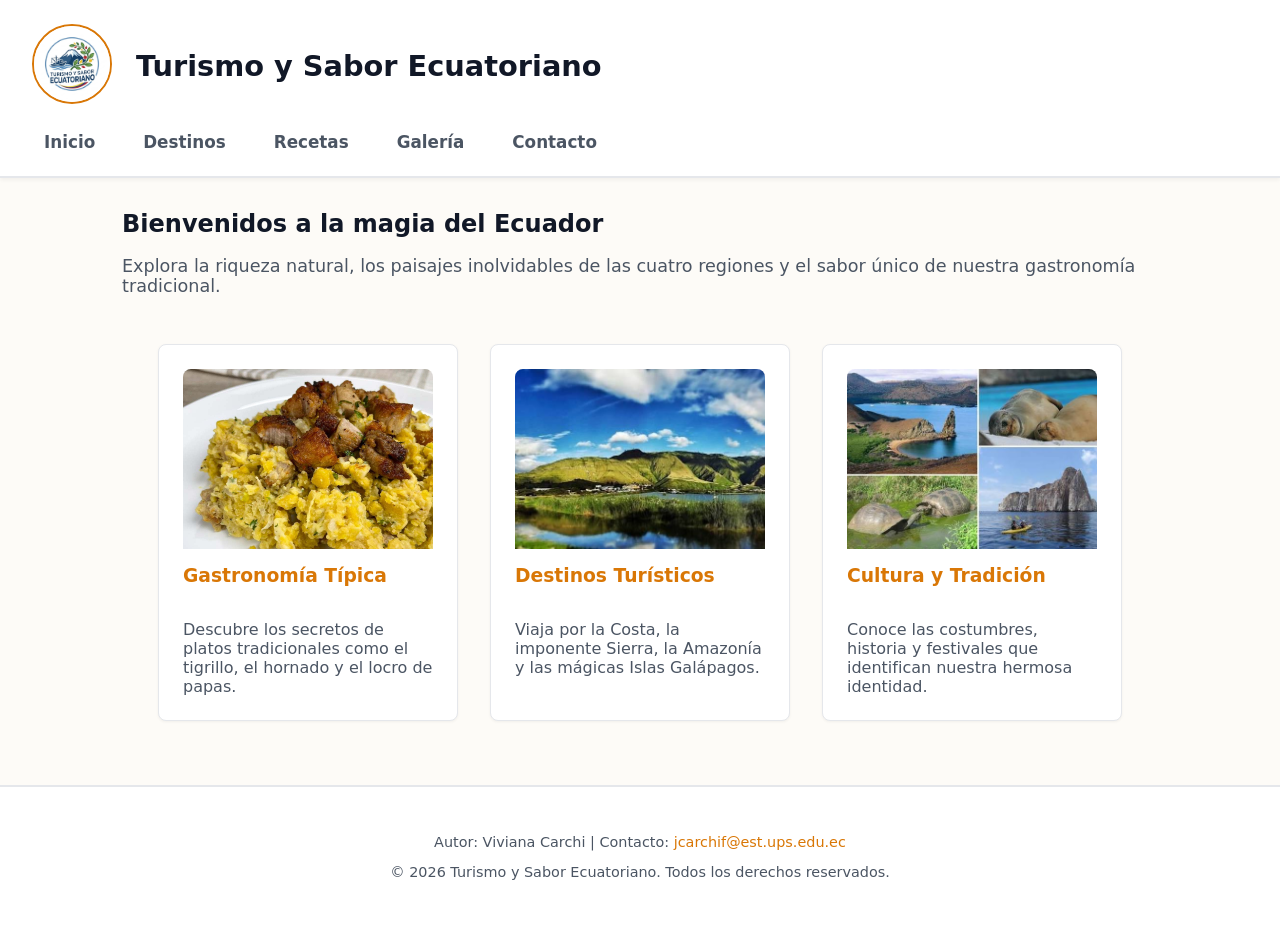
<file: index.html>
<!DOCTYPE html>
<html lang="es">

<head>
    <meta charset="UTF-8">
    <meta name="viewport" content="width=device-width, initial-scale=1.0">
    <title>Gastronomía y Turismo Ecuatoriano</title>
    <link rel="stylesheet" href="css/estilos.css">
</head>

<body>
    <header class="encabezado-principal">
        <div class="contenedor-header">
            <!-- la imagen funciona como enlace a la pagina de inicio-->
            <a href="index.html">
                <img src="img/logo.jpeg" alt="logo Turismo y Sabor Ecuador" class="logo">
            </a>
            <h1>Turismo y Sabor Ecuatoriano</h1>
        </div>
        
        <!-- Menu de navegacion-->
        <nav class="menu-navegacion">
            <ul>
                <li><a href="index.html">Inicio</a></li>
                <li><a href="destino.html">Destinos</a></li>
                <li><a href="recetas.html">Recetas</a></li>
                <li><a href="galeria.html">Galería</a></li>
                <li><a href="contacto.html">Contacto</a></li>
            </ul>
        </nav>
    </header>

    <!-- Contenido Principal -->
    <main class="contenedor-principal">
        <!-- Seccion de bienvenida -->
        <section class="seccion-bienvenida">
            <h2>Bienvenidos a la magia del Ecuador</h2>
            <p>Explora la riqueza natural, los paisajes inolvidables de las cuatro regiones y el sabor único de nuestra gastronomía tradicional.</p>
        </section>

        <!-- Seccion de tarjetas con Flexbox -->
        <section class="seccion-tarjetas">
            <div class="contenedor-tarjetas">
                
                <!-- Tarjeta 1: Gastronomia -->
                <article class="tarjeta">
                    <img src="img/tigrillo.jpg" alt="Gastronomía Típica" class="imagen-tarjeta">
                    <h3>Gastronomía Típica</h3>
                    <p>Descubre los secretos de platos tradicionales como el tigrillo, el hornado y el locro de papas.</p>
                </article>

                <!-- Tarjeta 2: Destinos -->
                <article class="tarjeta">
                    <img src="img/Sierra.jpg" alt="Destinos Turísticos" class="imagen-tarjeta">
                    <h3>Destinos Turísticos</h3>
                    <p>Viaja por la Costa, la imponente Sierra, la Amazonía y las mágicas Islas Galápagos.</p>
                </article>

                <!-- Tarjeta 3: Cultura -->
                <article class="tarjeta">
                    <img src="img/Galapagos.jpg" alt="Cultura y Tradición" class="imagen-tarjeta">
                    <h3>Cultura y Tradición</h3>
                    <p>Conoce las costumbres, historia y festivales que identifican nuestra hermosa identidad.</p>
                </article>

            </div>
        </section>
    </main>

    <footer class="pie-pagina">
        <p>Autor: Viviana Carchi | Contacto: <a href="mailto:jcarchif@est.ups.edu.ec">jcarchif@est.ups.edu.ec</a></p>
        <p>&copy; 2026 Turismo y Sabor Ecuatoriano. Todos los derechos reservados.</p>
    </footer>
</body>

</html>
</file>
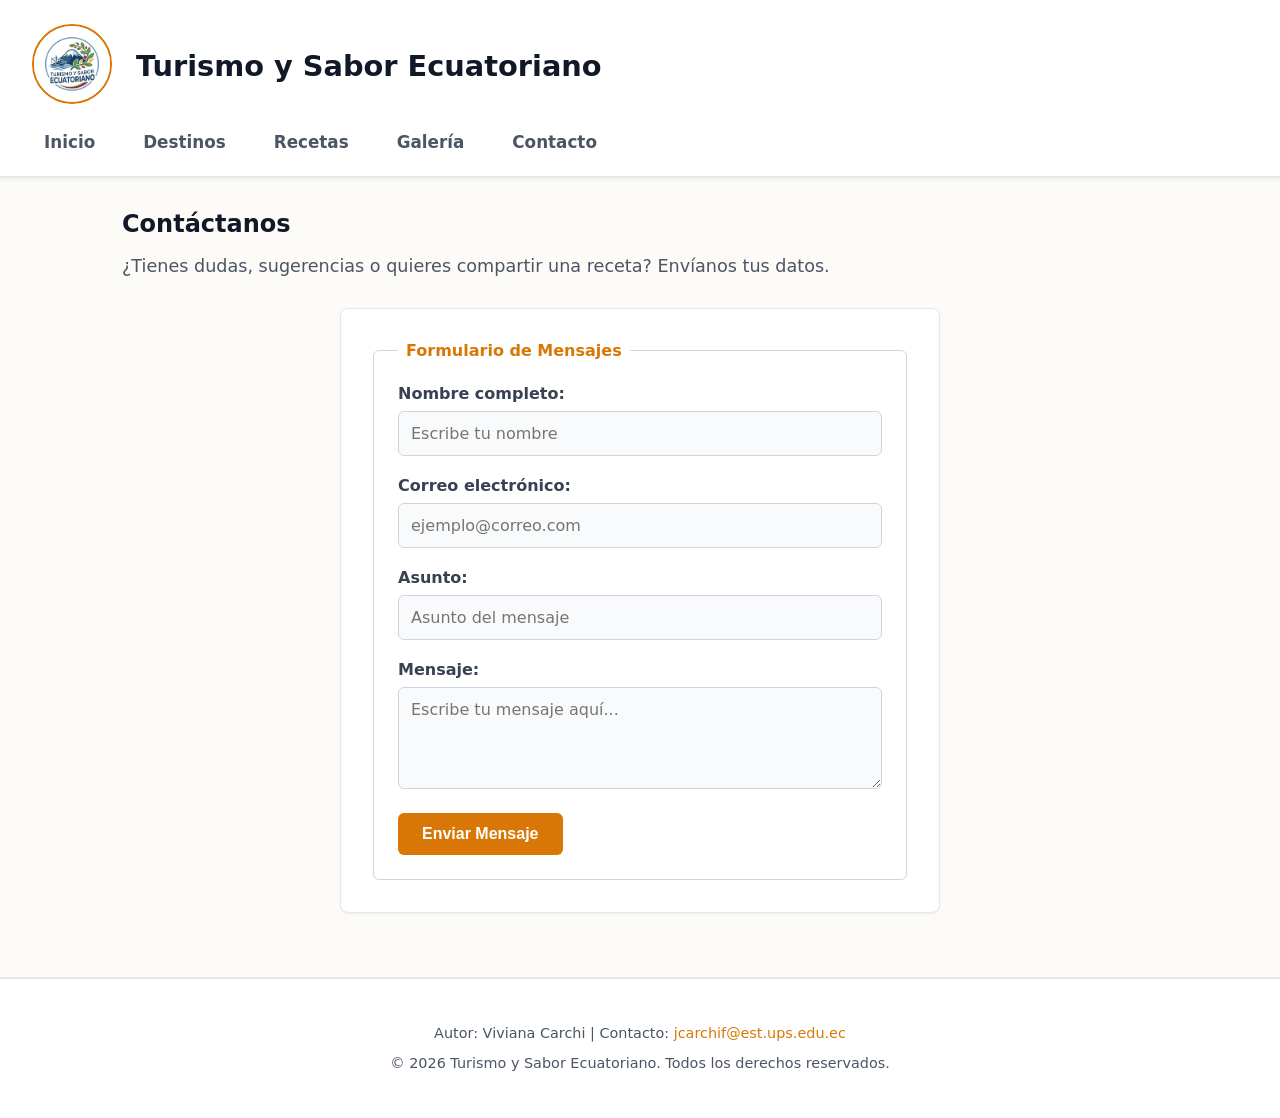
<file: contacto.html>
<!DOCTYPE html>
<html lang="es">

<head>
    <meta charset="UTF-8">
    <meta name="viewport" content="width=device-width, initial-scale=1.0">
    <title>Contacto - Turismo y Sabor Ecuatoriano</title>
    <link rel="stylesheet" href="css/estilos.css">
</head>

<body>
    <!-- Encabezado principal -->
    <header class="encabezado-principal">
        <div class="contenedor-header">
            <a href="index.html">
                <img src="img/logo.jpeg" alt="logo Turismo y Sabor Ecuador" class="logo">
            </a>
            <h1>Turismo y Sabor Ecuatoriano</h1>
        </div>
        
        <nav class="menu-navegacion">
            <ul>
                <li><a href="index.html">Inicio</a></li>
                <li><a href="destino.html">Destinos</a></li>
                <li><a href="recetas.html">Recetas</a></li>
                <li><a href="galeria.html">Galería</a></li>
                <li><a href="contacto.html">Contacto</a></li>
            </ul>
        </nav>
    </header>

    <!-- Contenido Principal con el Formulario -->
    <main class="contenedor-principal">
        <section class="seccion-bienvenida">
            <h2>Contáctanos</h2>
            <p>¿Tienes dudas, sugerencias o quieres compartir una receta? Envíanos tus datos.</p>
        </section>

        <!-- Formulario con metodo POST apuntando a "guardar.php" -->
        <form action="guardar.php" method="POST" class="formulario-contacto">
            <fieldset>
                <legend>Formulario de Mensajes</legend>

                <div class="grupo-input">
                    <label for="nombre">Nombre completo:</label>
                    <input type="text" id="nombre" name="nombre" required maxlength="100" placeholder="Escribe tu nombre">
                </div>

                <div class="grupo-input">
                    <label for="correo">Correo electrónico:</label>
                    <input type="email" id="correo" name="correo" required maxlength="150" placeholder="ejemplo@correo.com">
                </div>

                <div class="grupo-input">
                    <label for="asunto">Asunto:</label>
                    <input type="text" id="asunto" name="asunto" required maxlength="150" placeholder="Asunto del mensaje">
                </div>

                <div class="grupo-input">
                    <label for="mensaje">Mensaje:</label>
                    <textarea id="mensaje" name="mensaje" rows="4" required maxlength="2000" placeholder="Escribe tu mensaje aquí..."></textarea>
                </div>

                <button type="submit" class="boton-enviar">Enviar Mensaje</button>
            </fieldset>
        </form>
    </main>

    <!-- Pie de pagina-->
    <footer class="pie-pagina">
        <p>Autor: Viviana Carchi | Contacto: <a href="mailto:jcarchif@est.ups.edu.ec">jcarchif@est.ups.edu.ec</a></p>
        <p>&copy; 2026 Turismo y Sabor Ecuatoriano. Todos los derechos reservados.</p>
    </footer>
</body>

</html>
</file>
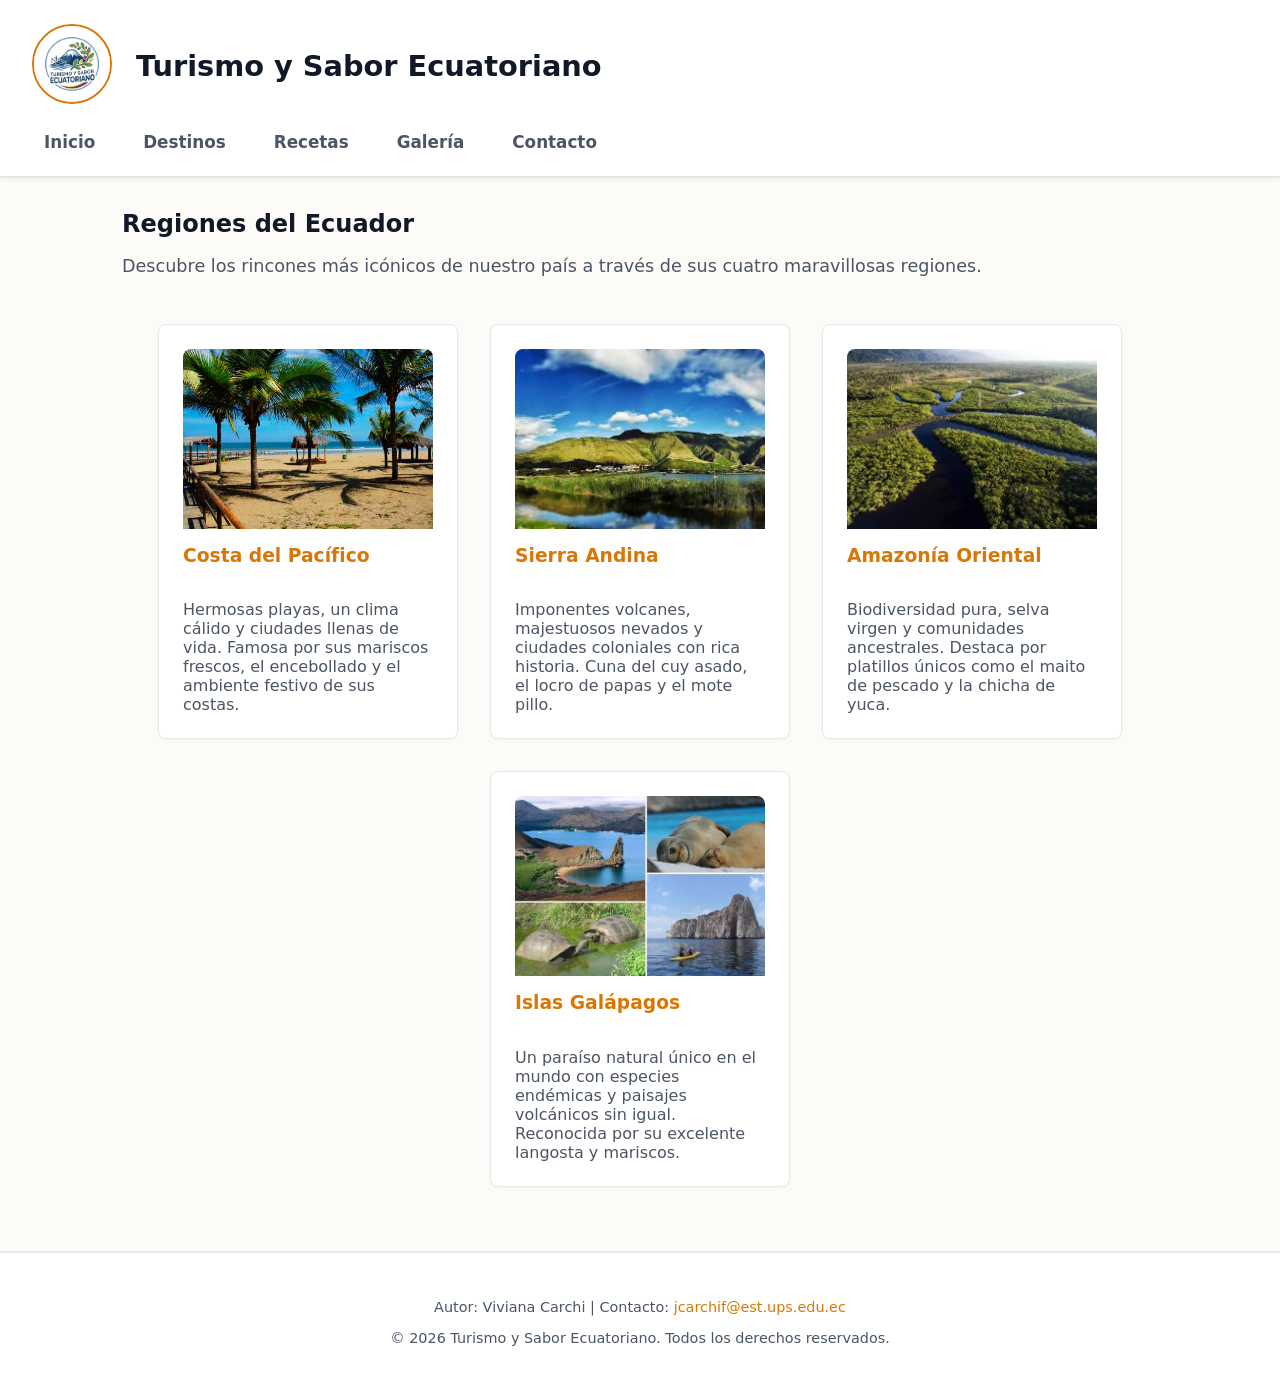
<file: destino.html>
<!DOCTYPE html>
<html lang="es">

<head>
    <meta charset="UTF-8">
    <meta name="viewport" content="width=device-width, initial-scale=1.0">
    <title>Destinos - Turismo y Sabor Ecuatoriano</title>
    <link rel="stylesheet" href="css/estilos.css">
</head>

<body>
    <!-- Encabezado reutilizando de las clases principales -->
    <header class="encabezado-principal">
        <div class="contenedor-header">
            <a href="index.html">
                <img src="img/logo.jpeg" alt="logo Turismo y Sabor Ecuador" class="logo">
            </a>
            <h1>Turismo y Sabor Ecuatoriano</h1>
        </div>
        
        <nav class="menu-navegacion">
            <ul>
                <li><a href="index.html">Inicio</a></li>
                <li><a href="destino.html">Destinos</a></li>
                <li><a href="recetas.html">Recetas</a></li>
                <li><a href="galeria.html">Galería</a></li>
                <li><a href="contacto.html">Contacto</a></li>
            </ul>
        </nav>
    </header>

    <!-- Secciones de las 4 Regiones -->
    <main class="contenedor-principal">
        <section class="seccion-bienvenida">
            <h2>Regiones del Ecuador</h2>
            <p>Descubre los rincones más icónicos de nuestro país a través de sus cuatro maravillosas regiones.</p>
        </section>

        <section class="seccion-tarjetas">
            <div class="contenedor-tarjetas">
                
                <!-- Region Costa -->
                <article class="tarjeta">
                    <img src="img/costa.gif" alt="Costa del Pacífico" class="imagen-tarjeta">
                    <h3>Costa del Pacífico</h3>
                    <p>Hermosas playas, un clima cálido y ciudades llenas de vida. Famosa por sus mariscos frescos, el encebollado y el ambiente festivo de sus costas.</p>
                </article>

                <!-- Region Sierra -->
                <article class="tarjeta">
                    <img src="img/Sierra.jpg" alt="Sierra Andina" class="imagen-tarjeta">
                    <h3>Sierra Andina</h3>
                    <p>Imponentes volcanes, majestuosos nevados y ciudades coloniales con rica historia. Cuna del cuy asado, el locro de papas y el mote pillo.</p>
                </article>

                <!-- Region Amazonia -->
                <article class="tarjeta">
                    <img src="img/Amazonia.jpg" alt="Amazonía Oriental" class="imagen-tarjeta">
                    <h3>Amazonía Oriental</h3>
                    <p>Biodiversidad pura, selva virgen y comunidades ancestrales. Destaca por platillos únicos como el maito de pescado y la chicha de yuca.</p>
                </article>

                <!-- Region Galapagos -->
                <article class="tarjeta">
                    <img src="img/Galapagos.jpg" alt="Islas Galápagos" class="imagen-tarjeta">
                    <h3>Islas Galápagos</h3>
                    <p>Un paraíso natural único en el mundo con especies endémicas y paisajes volcánicos sin igual. Reconocida por su excelente langosta y mariscos.</p>
                </article>

            </div>
        </section>
    </main>

    <!-- Pie de pagina -->
    <footer class="pie-pagina">
        <p>Autor: Viviana Carchi | Contacto: <a href="mailto:jcarchif@est.ups.edu.ec">jcarchif@est.ups.edu.ec</a></p>
        <p>&copy; 2026 Turismo y Sabor Ecuatoriano. Todos los derechos reservados.</p>
    </footer>
</body>

</html>
</file>
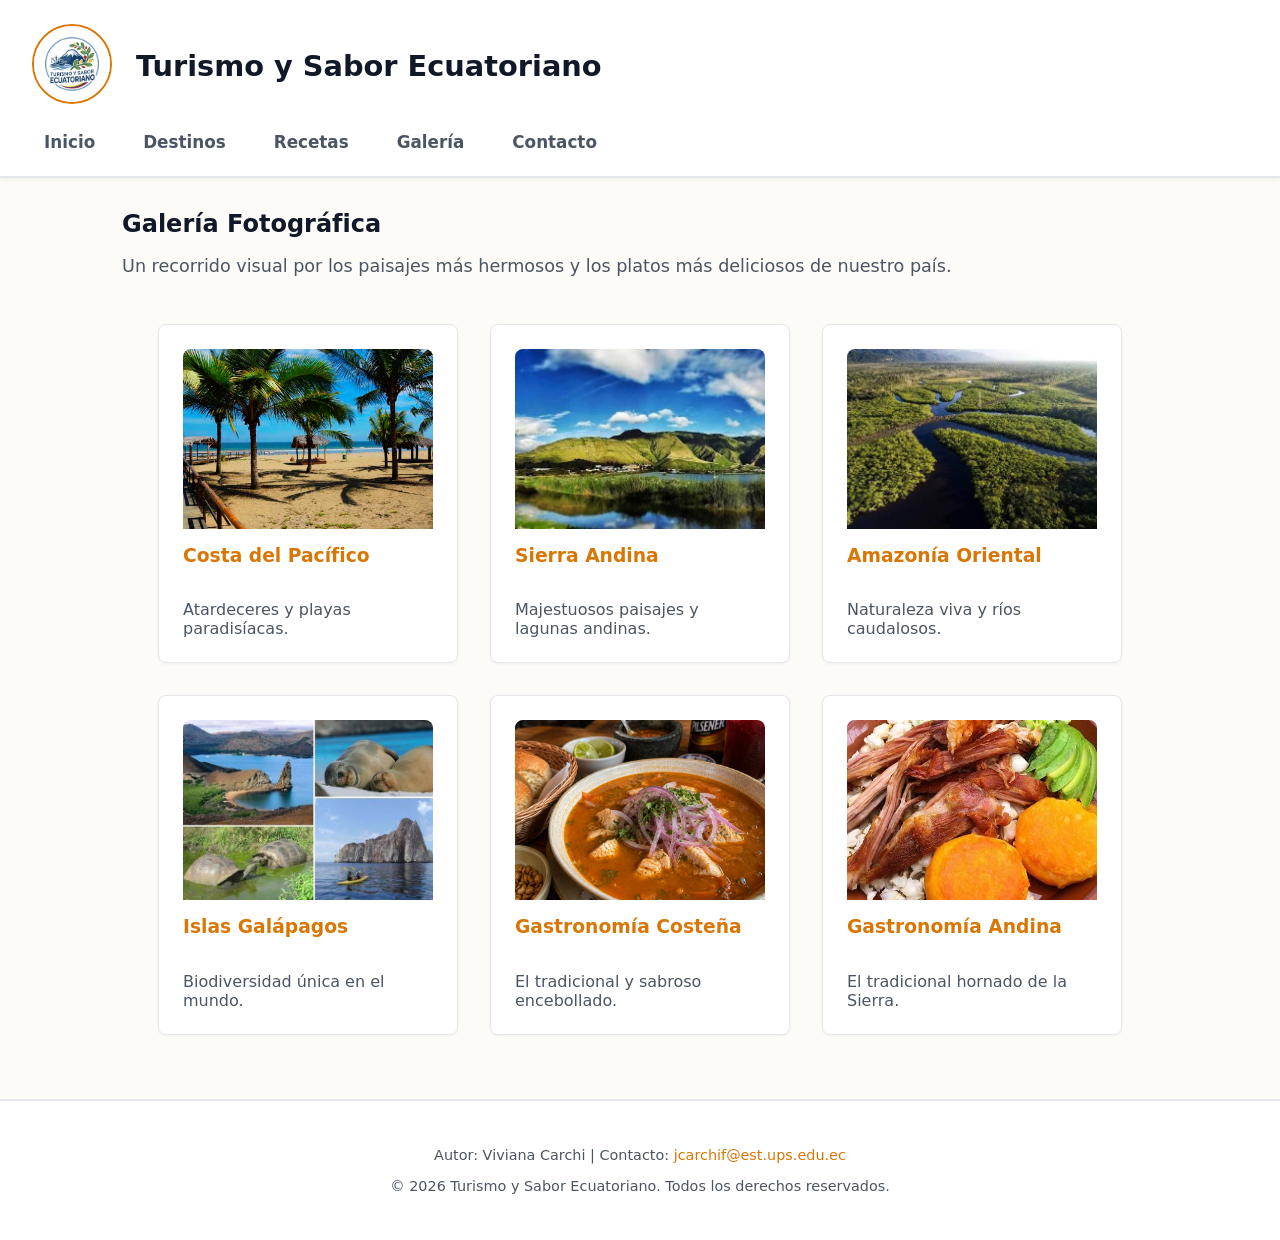
<file: galeria.html>
<!DOCTYPE html>
<html lang="es">

<head>
    <meta charset="UTF-8">
    <meta name="viewport" content="width=device-width, initial-scale=1.0">
    <title>Galería - Turismo y Sabor Ecuatoriano</title>
    <link rel="stylesheet" href="css/estilos.css">
</head>

<body>
    <!-- Encabezado principal -->
    <header class="encabezado-principal">
        <div class="contenedor-header">
            <a href="index.html">
                <img src="img/logo.jpeg" alt="logo Turismo y Sabor Ecuador" class="logo">
            </a>
            <h1>Turismo y Sabor Ecuatoriano</h1>
        </div>
        
        <nav class="menu-navegacion">
            <ul>
                <li><a href="index.html">Inicio</a></li>
                <li><a href="destino.html">Destinos</a></li>
                <li><a href="recetas.html">Recetas</a></li>
                <li><a href="galeria.html">Galería</a></li>
                <li><a href="contacto.html">Contacto</a></li>
            </ul>
        </nav>
    </header>

    <!-- Contenido Principal de la Galeria -->
    <main class="contenedor-principal">
        <section class="seccion-bienvenida">
            <h2>Galería Fotográfica</h2>
            <p>Un recorrido visual por los paisajes más hermosos y los platos más deliciosos de nuestro país.</p>
        </section>

        <section class="seccion-tarjetas">
            <div class="contenedor-tarjetas">
                
                <!-- Imagen Costa -->
                <article class="tarjeta">
                    <img src="img/costa.gif" alt="Paisaje de la Costa" class="imagen-tarjeta">
                    <h3>Costa del Pacífico</h3>
                    <p>Atardeceres y playas paradisíacas.</p>
                </article>

                <!-- Imagen Sierra -->
                <article class="tarjeta">
                    <img src="img/Sierra.jpg" alt="Paisaje de la Sierra" class="imagen-tarjeta">
                    <h3>Sierra Andina</h3>
                    <p>Majestuosos paisajes y lagunas andinas.</p>
                </article>

                <!-- Imagen Amazonia -->
                <article class="tarjeta">
                    <img src="img/Amazonia.jpg" alt="Paisaje de la Amazonía" class="imagen-tarjeta">
                    <h3>Amazonía Oriental</h3>
                    <p>Naturaleza viva y ríos caudalosos.</p>
                </article>

                <!-- Imagen Galapagos -->
                <article class="tarjeta">
                    <img src="img/Galapagos.jpg" alt="Islas Galápagos" class="imagen-tarjeta">
                    <h3>Islas Galápagos</h3>
                    <p>Biodiversidad única en el mundo.</p>
                </article>

                <!-- Imagen Gastronomia - Encebollado -->
                <article class="tarjeta">
                    <img src="img/encebollado.jpg" alt="Encebollado" class="imagen-tarjeta">
                    <h3>Gastronomía Costeña</h3>
                    <p>El tradicional y sabroso encebollado.</p>
                </article>

                <!-- Imagen 6: Gastronomia - Hornado -->
                <article class="tarjeta">
                    <img src="img/hornado.jpeg" alt="Hornado" class="imagen-tarjeta">
                    <h3>Gastronomía Andina</h3>
                    <p>El tradicional hornado de la Sierra.</p>
                </article>

            </div>
        </section>
    </main>

    <!-- Pie de pagina-->
    <footer class="pie-pagina">
        <p>Autor: Viviana Carchi | Contacto: <a href="mailto:jcarchif@est.ups.edu.ec">jcarchif@est.ups.edu.ec</a></p>
        <p>&copy; 2026 Turismo y Sabor Ecuatoriano. Todos los derechos reservados.</p>
    </footer>
</body>

</html>
</file>
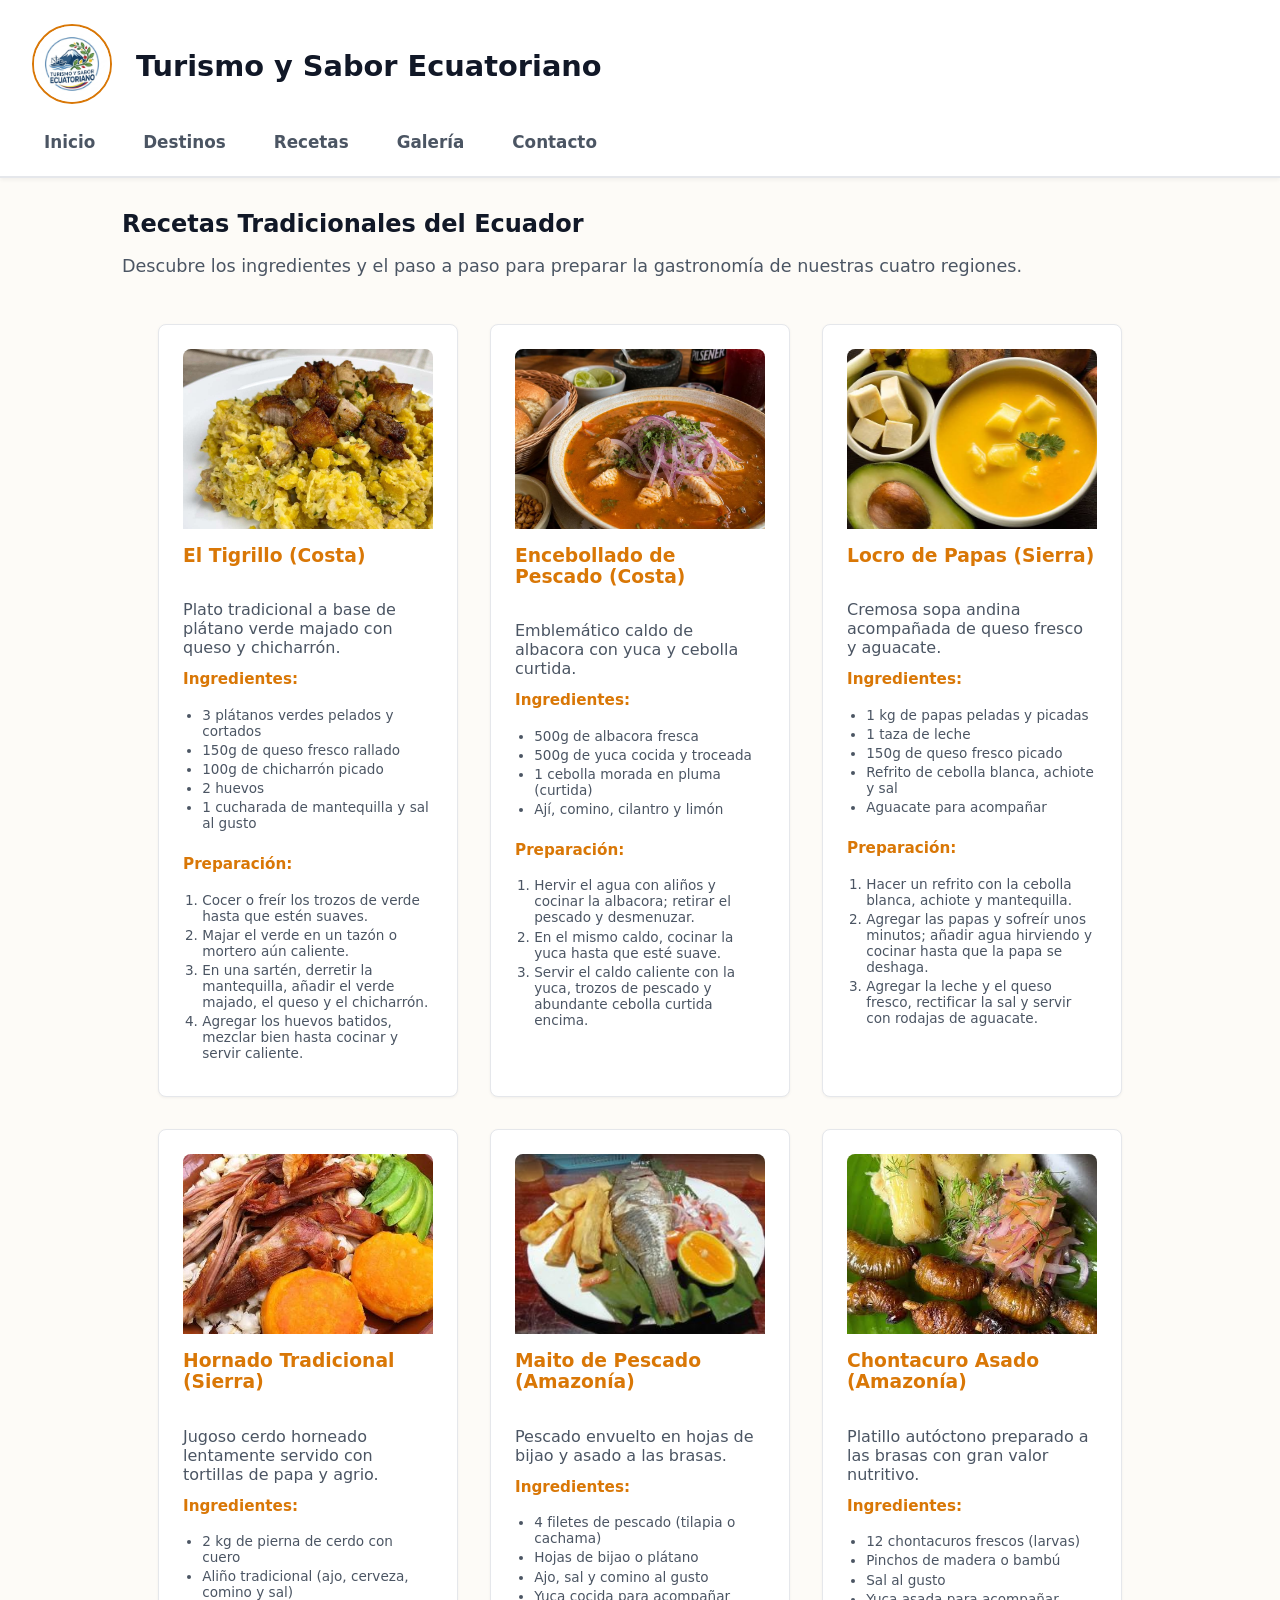
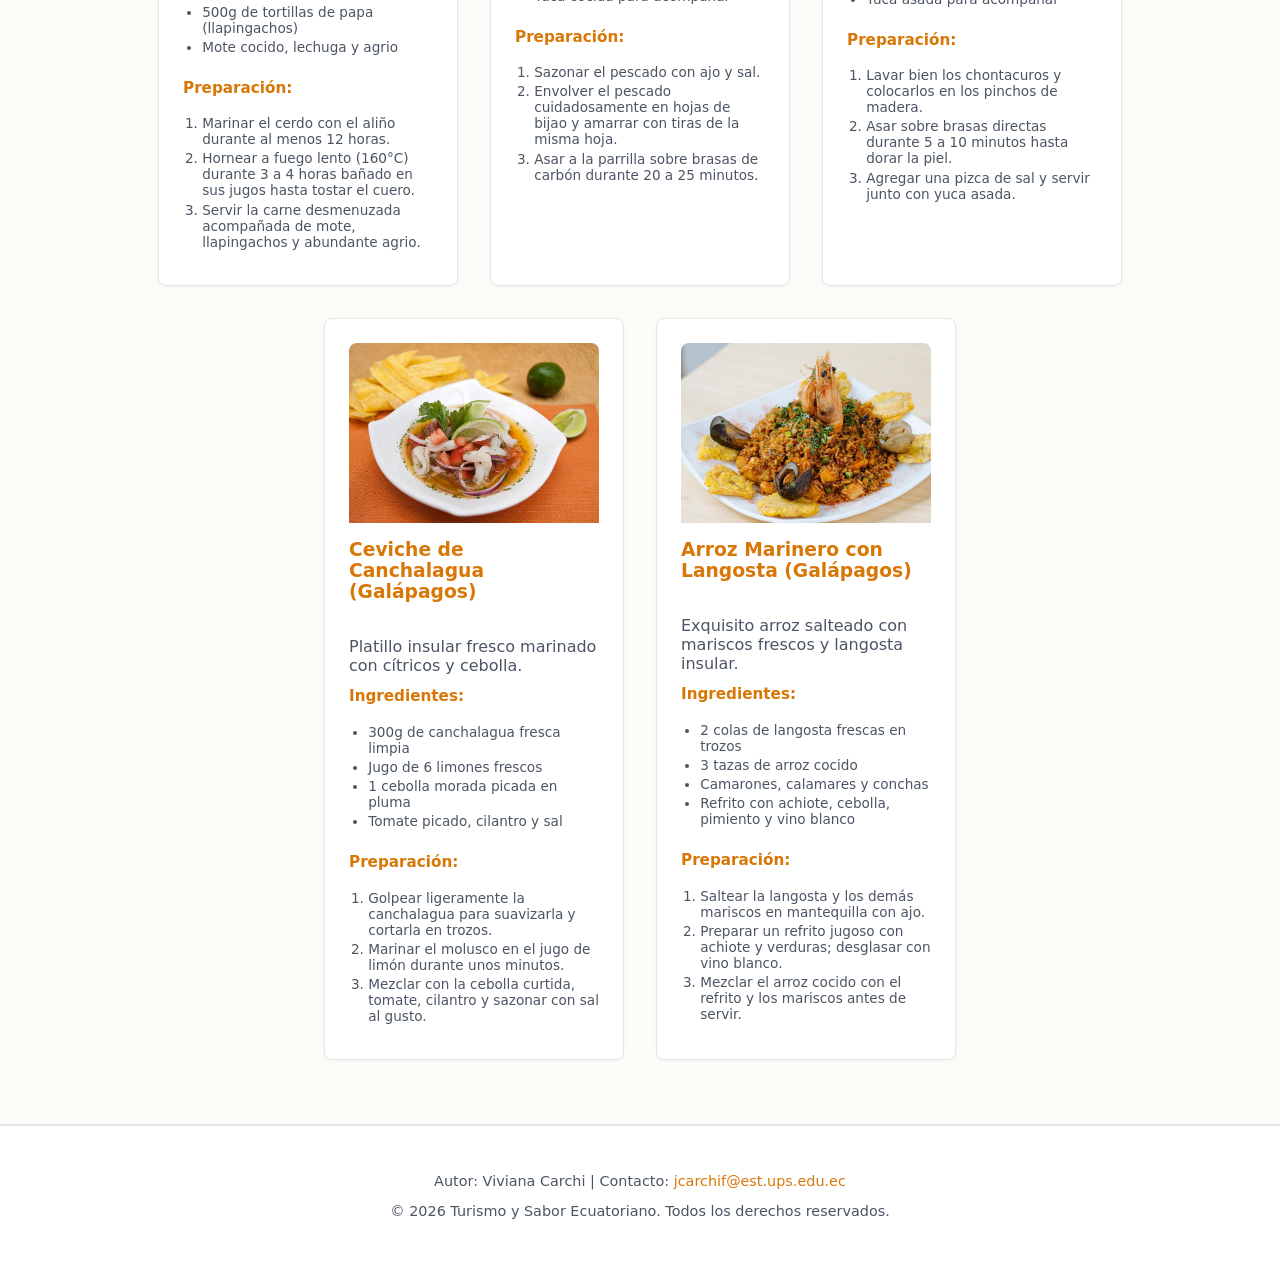
<file: recetas.html>
<!DOCTYPE html>
<html lang="es">

<head>
    <meta charset="UTF-8">
    <meta name="viewport" content="width=device-width, initial-scale=1.0">
    <title>Recetas - Turismo y Sabor Ecuatoriano</title>
    <link rel="stylesheet" href="css/estilos.css">
</head>

<body>
    <!-- Encabezado principal -->
    <header class="encabezado-principal">
        <div class="contenedor-header">
            <a href="index.html">
                <img src="img/logo.jpeg" alt="logo Turismo y Sabor Ecuador" class="logo">
            </a>
            <h1>Turismo y Sabor Ecuatoriano</h1>
        </div>
        
        <nav class="menu-navegacion">
            <ul>
                <li><a href="index.html">Inicio</a></li>
                <li><a href="destino.html">Destinos</a></li>
                <li><a href="recetas.html">Recetas</a></li>
                <li><a href="galeria.html">Galería</a></li>
                <li><a href="contacto.html">Contacto</a></li>
            </ul>
        </nav>
    </header>

    <!-- Contenido Principal de Recetas -->
    <main class="contenedor-principal">
        <section class="seccion-bienvenida">
            <h2>Recetas Tradicionales del Ecuador</h2>
            <p>Descubre los ingredientes y el paso a paso para preparar la gastronomía de nuestras cuatro regiones.</p>
        </section>

        <section class="seccion-tarjetas">
            <div class="contenedor-tarjetas">
                
                <!-- COSTA 1_El Tigrillo -->
                <article class="tarjeta receta-tarjeta">
                    <img src="img/tigrillo.jpg" alt="El Tigrillo" class="imagen-tarjeta">
                    <h3>El Tigrillo (Costa)</h3>
                    <p class="receta-desc">Plato tradicional a base de plátano verde majado con queso y chicharrón.</p>
                    
                    <h4>Ingredientes:</h4>
                    <ul>
                        <li>3 plátanos verdes pelados y cortados</li>
                        <li>150g de queso fresco rallado</li>
                        <li>100g de chicharrón picado</li>
                        <li>2 huevos</li>
                        <li>1 cucharada de mantequilla y sal al gusto</li>
                    </ul>

                    <h4>Preparación:</h4>
                    <ol>
                        <li>Cocer o freír los trozos de verde hasta que estén suaves.</li>
                        <li>Majar el verde en un tazón o mortero aún caliente.</li>
                        <li>En una sartén, derretir la mantequilla, añadir el verde majado, el queso y el chicharrón.</li>
                        <li>Agregar los huevos batidos, mezclar bien hasta cocinar y servir caliente.</li>
                    </ol>
                </article>

                <!-- COSTA 2_Encebollado -->
                <article class="tarjeta receta-tarjeta">
                    <img src="img/encebollado.jpg" alt="Encebollado de Pescado" class="imagen-tarjeta">
                    <h3>Encebollado de Pescado (Costa)</h3>
                    <p class="receta-desc">Emblemático caldo de albacora con yuca y cebolla curtida.</p>
                    
                    <h4>Ingredientes:</h4>
                    <ul>
                        <li>500g de albacora fresca</li>
                        <li>500g de yuca cocida y troceada</li>
                        <li>1 cebolla morada en pluma (curtida)</li>
                        <li>Ají, comino, cilantro y limón</li>
                    </ul>

                    <h4>Preparación:</h4>
                    <ol>
                        <li>Hervir el agua con aliños y cocinar la albacora; retirar el pescado y desmenuzar.</li>
                        <li>En el mismo caldo, cocinar la yuca hasta que esté suave.</li>
                        <li>Servir el caldo caliente con la yuca, trozos de pescado y abundante cebolla curtida encima.</li>
                    </ol>
                </article>

                <!-- SIERRA 1_Locro de Papas -->
                <article class="tarjeta receta-tarjeta">
                    <img src="img/locro_papas.jpeg" alt="Locro de Papas" class="imagen-tarjeta">
                    <h3>Locro de Papas (Sierra)</h3>
                    <p class="receta-desc">Cremosa sopa andina acompañada de queso fresco y aguacate.</p>
                    
                    <h4>Ingredientes:</h4>
                    <ul>
                        <li>1 kg de papas peladas y picadas</li>
                        <li>1 taza de leche</li>
                        <li>150g de queso fresco picado</li>
                        <li>Refrito de cebolla blanca, achiote y sal</li>
                        <li>Aguacate para acompañar</li>
                    </ul>

                    <h4>Preparación:</h4>
                    <ol>
                        <li>Hacer un refrito con la cebolla blanca, achiote y mantequilla.</li>
                        <li>Agregar las papas y sofreír unos minutos; añadir agua hirviendo y cocinar hasta que la papa se deshaga.</li>
                        <li>Agregar la leche y el queso fresco, rectificar la sal y servir con rodajas de aguacate.</li>
                    </ol>
                </article>

                <!-- SIERRA2_Hornado Pastuso -->
                <article class="tarjeta receta-tarjeta">
                    <img src="img/hornado.jpeg" alt="Hornado Tradicional" class="imagen-tarjeta">
                    <h3>Hornado Tradicional (Sierra)</h3>
                    <p class="receta-desc">Jugoso cerdo horneado lentamente servido con tortillas de papa y agrio.</p>
                    
                    <h4>Ingredientes:</h4>
                    <ul>
                        <li>2 kg de pierna de cerdo con cuero</li>
                        <li>Aliño tradicional (ajo, cerveza, comino y sal)</li>
                        <li>500g de tortillas de papa (llapingachos)</li>
                        <li>Mote cocido, lechuga y agrio</li>
                    </ul>

                    <h4>Preparación:</h4>
                    <ol>
                        <li>Marinar el cerdo con el aliño durante al menos 12 horas.</li>
                        <li>Hornear a fuego lento (160°C) durante 3 a 4 horas bañado en sus jugos hasta tostar el cuero.</li>
                        <li>Servir la carne desmenuzada acompañada de mote, llapingachos y abundante agrio.</li>
                    </ol>
                </article>

                <!-- AMAZONIA 1_Maito de Pescado -->
                <article class="tarjeta receta-tarjeta">
                    <img src="img/maito_pescado.jpg" alt="Maito de Pescado" class="imagen-tarjeta">
                    <h3>Maito de Pescado (Amazonía)</h3>
                    <p class="receta-desc">Pescado envuelto en hojas de bijao y asado a las brasas.</p>
                    
                    <h4>Ingredientes:</h4>
                    <ul>
                        <li>4 filetes de pescado (tilapia o cachama)</li>
                        <li>Hojas de bijao o plátano</li>
                        <li>Ajo, sal y comino al gusto</li>
                        <li>Yuca cocida para acompañar</li>
                    </ul>

                    <h4>Preparación:</h4>
                    <ol>
                        <li>Sazonar el pescado con ajo y sal.</li>
                        <li>Envolver el pescado cuidadosamente en hojas de bijao y amarrar con tiras de la misma hoja.</li>
                        <li>Asar a la parrilla sobre brasas de carbón durante 20 a 25 minutos.</li>
                    </ol>
                </article>

                <!-- AMAZONIA_Chontacuro Asado -->
                <article class="tarjeta receta-tarjeta">
                    <img src="img/chontacuro.jpeg" alt="Chontacuro Asado" class="imagen-tarjeta">
                    <h3>Chontacuro Asado (Amazonía)</h3>
                    <p class="receta-desc">Platillo autóctono preparado a las brasas con gran valor nutritivo.</p>
                    
                    <h4>Ingredientes:</h4>
                    <ul>
                        <li>12 chontacuros frescos (larvas)</li>
                        <li>Pinchos de madera o bambú</li>
                        <li>Sal al gusto</li>
                        <li>Yuca asada para acompañar</li>
                    </ul>

                    <h4>Preparación:</h4>
                    <ol>
                        <li>Lavar bien los chontacuros y colocarlos en los pinchos de madera.</li>
                        <li>Asar sobre brasas directas durante 5 a 10 minutos hasta dorar la piel.</li>
                        <li>Agregar una pizca de sal y servir junto con yuca asada.</li>
                    </ol>
                </article>

                <!-- GALAPAGOS 1_Ceviche de Canchalagua -->
                <article class="tarjeta receta-tarjeta">
                    <img src="img/Ceviche de Canchalagua.webp" alt="Ceviche de Canchalagua" class="imagen-tarjeta">
                    <h3>Ceviche de Canchalagua (Galápagos)</h3>
                    <p class="receta-desc">Platillo insular fresco marinado con cítricos y cebolla.</p>
                    
                    <h4>Ingredientes:</h4>
                    <ul>
                        <li>300g de canchalagua fresca limpia</li>
                        <li>Jugo de 6 limones frescos</li>
                        <li>1 cebolla morada picada en pluma</li>
                        <li>Tomate picado, cilantro y sal</li>
                    </ul>

                    <h4>Preparación:</h4>
                    <ol>
                        <li>Golpear ligeramente la canchalagua para suavizarla y cortarla en trozos.</li>
                        <li>Marinar el molusco en el jugo de limón durante unos minutos.</li>
                        <li>Mezclar con la cebolla curtida, tomate, cilantro y sazonar con sal al gusto.</li>
                    </ol>
                </article>

                <!-- GALAPAGOS 2_Arroz Marinero con Langosta -->
                <article class="tarjeta receta-tarjeta">
                    <img src="img/Arroz Marinero con Langosta.jpg" alt="Arroz Marinero con Langosta" class="imagen-tarjeta">
                    <h3>Arroz Marinero con Langosta (Galápagos)</h3>
                    <p class="receta-desc">Exquisito arroz salteado con mariscos frescos y langosta insular.</p>
                    
                    <h4>Ingredientes:</h4>
                    <ul>
                        <li>2 colas de langosta frescas en trozos</li>
                        <li>3 tazas de arroz cocido</li>
                        <li>Camarones, calamares y conchas</li>
                        <li>Refrito con achiote, cebolla, pimiento y vino blanco</li>
                    </ul>

                    <h4>Preparación:</h4>
                    <ol>
                        <li>Saltear la langosta y los demás mariscos en mantequilla con ajo.</li>
                        <li>Preparar un refrito jugoso con achiote y verduras; desglasar con vino blanco.</li>
                        <li>Mezclar el arroz cocido con el refrito y los mariscos antes de servir.</li>
                    </ol>
                </article>

            </div>
        </section>
    </main>

    <!-- Pie de pagina-->
    <footer class="pie-pagina">
        <p>Autor: Viviana Carchi | Contacto: <a href="mailto:jcarchif@est.ups.edu.ec">jcarchif@est.ups.edu.ec</a></p>
        <p>&copy; 2026 Turismo y Sabor Ecuatoriano. Todos los derechos reservados.</p>
    </footer>
</body>

</html>
</file>
<file: css/estilos.css>
*, *::before, *::after {
    box-sizing: border-box;
}

body {
    margin: 0;
    font-family: system-ui, -apple-system, sans-serif;
    background-color: #fdfbf7; 
    color: #1f2937;
}

/* Estilos del Encabezado Principal */
.encabezado-principal {
    background-color: #ffffff;
    border-bottom: 2px solid #e5e7eb;
    padding: 1.5rem 2rem;
    box-shadow: 0 2px 4px rgba(0, 0, 0, 0.05);
}

/*  Contenedor del Logo y el ttulo principal usando Flexbox */
.contenedor-header {
    display: flex;
    align-items: center; /* Alinea verticalmente al centro */
    gap: 1.5rem;         /* Espacio entre el logo y el texto */
    margin-bottom: 1.5rem;
}

/* Ajuste del tamaño del logo para que no sea gigante */
.logo {
    width: 80px;
    height: 80px;
    object-fit: cover;
    border-radius: 50%; /* Opcional: para darle un toque circular elegante */
    border: 2px solid #d97706; /* Color cálido */
}

.encabezado-principal h1 {
    margin: 0;
    font-size: 1.8rem;
    color: #111827;
}

/*  Menu de Navegacion Horizontal con Flexbox */
.menu-navegacion ul {
    display: flex;
    flex-wrap: wrap;       /* Permite que bajen si la pantalla es pequeña */
    gap: 1.5rem;           /* Separacion limpia entre los enlaces */
    list-style: none;      /* Quita los puntos de la lista */
    padding: 0;
    margin: 0;
}

.menu-navegacion a {
    text-decoration: none;
    color: #4b5563;
    font-weight: 600;
    font-size: 1.05rem;
    padding: 0.5rem 0.75rem;
    border-radius: 0.375rem;
    transition: background-color 0.2s, color 0.2s;
}

/* Efecto hover al pasar el raton por el menu*/
.menu-navegacion a:hover {
    background-color: #f3f4f6;
    color: #d97706;
}

/* Contenedor principal para centrar el contenido */
.contenedor-principal {
    max-width: 1100px;
    margin: 2rem auto;
    padding: 0 2rem;
}

/* Estilos de los titulos de seccion */
.seccion-bienvenida h2, 
.seccion-tarjetas h2 {
    color: #111827;
    font-size: 1.5rem;
    margin-bottom: 0.5rem;
}

.seccion-bienvenida p {
    color: #4b5563;
    font-size: 1.1rem;
    margin-bottom: 2rem;
}

.seccion-tarjetas {
    margin-top: 3rem;
}

/* Contenedor Flexbox para las tarjetas */
.contenedor-tarjetas {
    display: flex;
    flex-wrap: wrap;       /* Permite que bajen si la pantalla es estrecha */
    gap: 1.5rem;           /* Espacio exacto entre tarjetas */
    margin-top: 1rem;
}

/* Estilo individual de cada tarjeta */
.tarjeta {
    flex: 1 1 300px;       /* Crecen, encogen y tienen un ancho base de 300px */
    background-color: #ffffff;
    border: 1px solid #e5e7eb;
    border-radius: 0.5rem;
    padding: 1.5rem;
    box-shadow: 0 1px 3px rgba(0, 0, 0, 0.05);
    transition: transform 0.2s ease, box-shadow 0.2s ease;
}

/* Efecto hover al pasar el mouse por las tarjetas */
.tarjeta:hover {
    transform: translateY(-4px);
    box-shadow: 0 4px 12px rgba(0, 0, 0, 0.08);
}

.tarjeta h3 {
    color: #d97706;
    margin-top: 0;
}

.tarjeta p {
    color: #4b5563;
    margin-bottom: 0;
}

/* Estilos para la tabla de consultas */
.tabla-datos {
    width: 100%;
    border-collapse: collapse;
    background-color: #ffffff;
    border: 1px solid #e5e7eb;
    border-radius: 0.5rem;
    overflow: hidden;
    box-shadow: 0 1px 3px rgba(0, 0, 0, 0.05);
    margin-top: 1rem;
}

.tabla-datos th,
.tabla-datos td {
    padding: 0.75rem 1rem;
    text-align: left;
    border-bottom: 1px solid #e5e7eb;
}

.tabla-datos th {
    background-color: #f3f4f6;
    color: #374151;
    font-weight: 600;
}

.tabla-datos tr:last-child td {
    border-bottom: none;
}

/* Estilos para las imagenes dentro de las tarjetas */
.tarjeta img.imagen-tarjeta {
    width: 100%;
    height: 180px;
    object-fit: cover;
    border-top-left-radius: 0.5rem;
    border-top-right-radius: 0.5rem;
    margin-bottom: 1rem;
}

/* Contenedor principal de tarjetas */
.contenedor-tarjetas {
    display: flex;
    flex-wrap: wrap;
    gap: 2rem;
    justify-content: center; /* Centra las tarjetas en la pantalla */
}

.tarjeta {
    background-color: #ffffff;
    border: 1px solid #e5e7eb;
    border-radius: 0.5rem;
    box-shadow: 0 1px 3px rgba(0, 0, 0, 0.05);
    width: 45%;           /* Dos tarjetas por fila */
    max-width: 400px;     /* Limite para que no se estiren demasiado */
    flex-grow: 0;         
    display: flex;
    flex-direction: column;
}

/* Ajustes para las recetas */
.receta-tarjeta h4 {
    margin-top: 0.8rem;
    margin-bottom: 0.3rem;
    color: #d97706; 
    font-size: 0.95rem;
}

.receta-tarjeta ul, 
.receta-tarjeta ol {
    padding-left: 1.2rem;
    margin-bottom: 0.5rem;
    font-size: 0.85rem;
    color: #4b5563;
}

.receta-tarjeta li {
    margin-bottom: 0.2rem;
}

/* Estado_active para el menu de navegacion */
.menu-navegacion a:active {
    background-color: #d97706;
    color: #ffffff;
}

.formulario-contacto {
    background-color: #ffffff;
    padding: 2rem;
    border: 1px solid #e5e7eb;
    border-radius: 0.5rem;
    box-shadow: 0 1px 3px rgba(0, 0, 0, 0.05);
    max-width: 600px;
    margin: 0 auto;
}

.formulario-contacto fieldset {
    border: 1px solid #d1d5db;
    border-radius: 0.375rem;
    padding: 1.5rem;
    margin: 0;
}

.formulario-contacto legend {
    font-weight: 600;
    color: #d97706;
    padding: 0 0.5rem;
}

.grupo-input {
    margin-bottom: 1.25rem;
}

/* Etiquetas en bloque con margenes y separacion */
.formulario-contacto label {
    display: block;
    margin-bottom: 0.5rem;
    font-weight: 600;
    color: #374151;
}

/* Campos de entrada, textareas con relleno */
.formulario-contacto input[type="text"],
.formulario-contacto input[type="email"],
.formulario-contacto textarea {
    width: 100%;
    padding: 0.75rem;
    border: 1px solid #d1d5db;
    border-radius: 0.375rem;
    font-size: 1rem;
    font-family: inherit;
    color: #1f2937;
    background-color: #f9fafb;
    transition: border-color 0.2s, box-shadow 0.2s;
}

/* Efecto focus obligatorio al hacer clic en el campo */
.formulario-contacto input:focus,
.formulario-contacto textarea:focus {
    outline: none;
    border-color: #d97706;
    box-shadow: 0 0 0 3px rgba(217, 119, 6, 0.15);
    background-color: #ffffff;
}

/* Boton de envio */
.boton-enviar {
    background-color: #d97706;
    color: #ffffff;
    border: none;
    padding: 0.75rem 1.5rem;
    font-size: 1rem;
    font-weight: 600;
    border-radius: 0.375rem;
    cursor: pointer;
    transition: background-color 0.2s;
}

.boton-enviar:hover {
    background-color: #b45309;
}

/* 3. Estilos para el Pie de Pagina */
.pie-pagina {
    text-align: center;
    padding: 2rem;
    margin-top: 4rem;
    background-color: #ffffff;
    border-top: 2px solid #e5e7eb;
    color: #4b5563;
    font-size: 0.9rem;
}

.pie-pagina a {
    color: #d97706;
    text-decoration: none;
}

.pie-pagina a:hover {
    text-decoration: underline;
}
</file>
